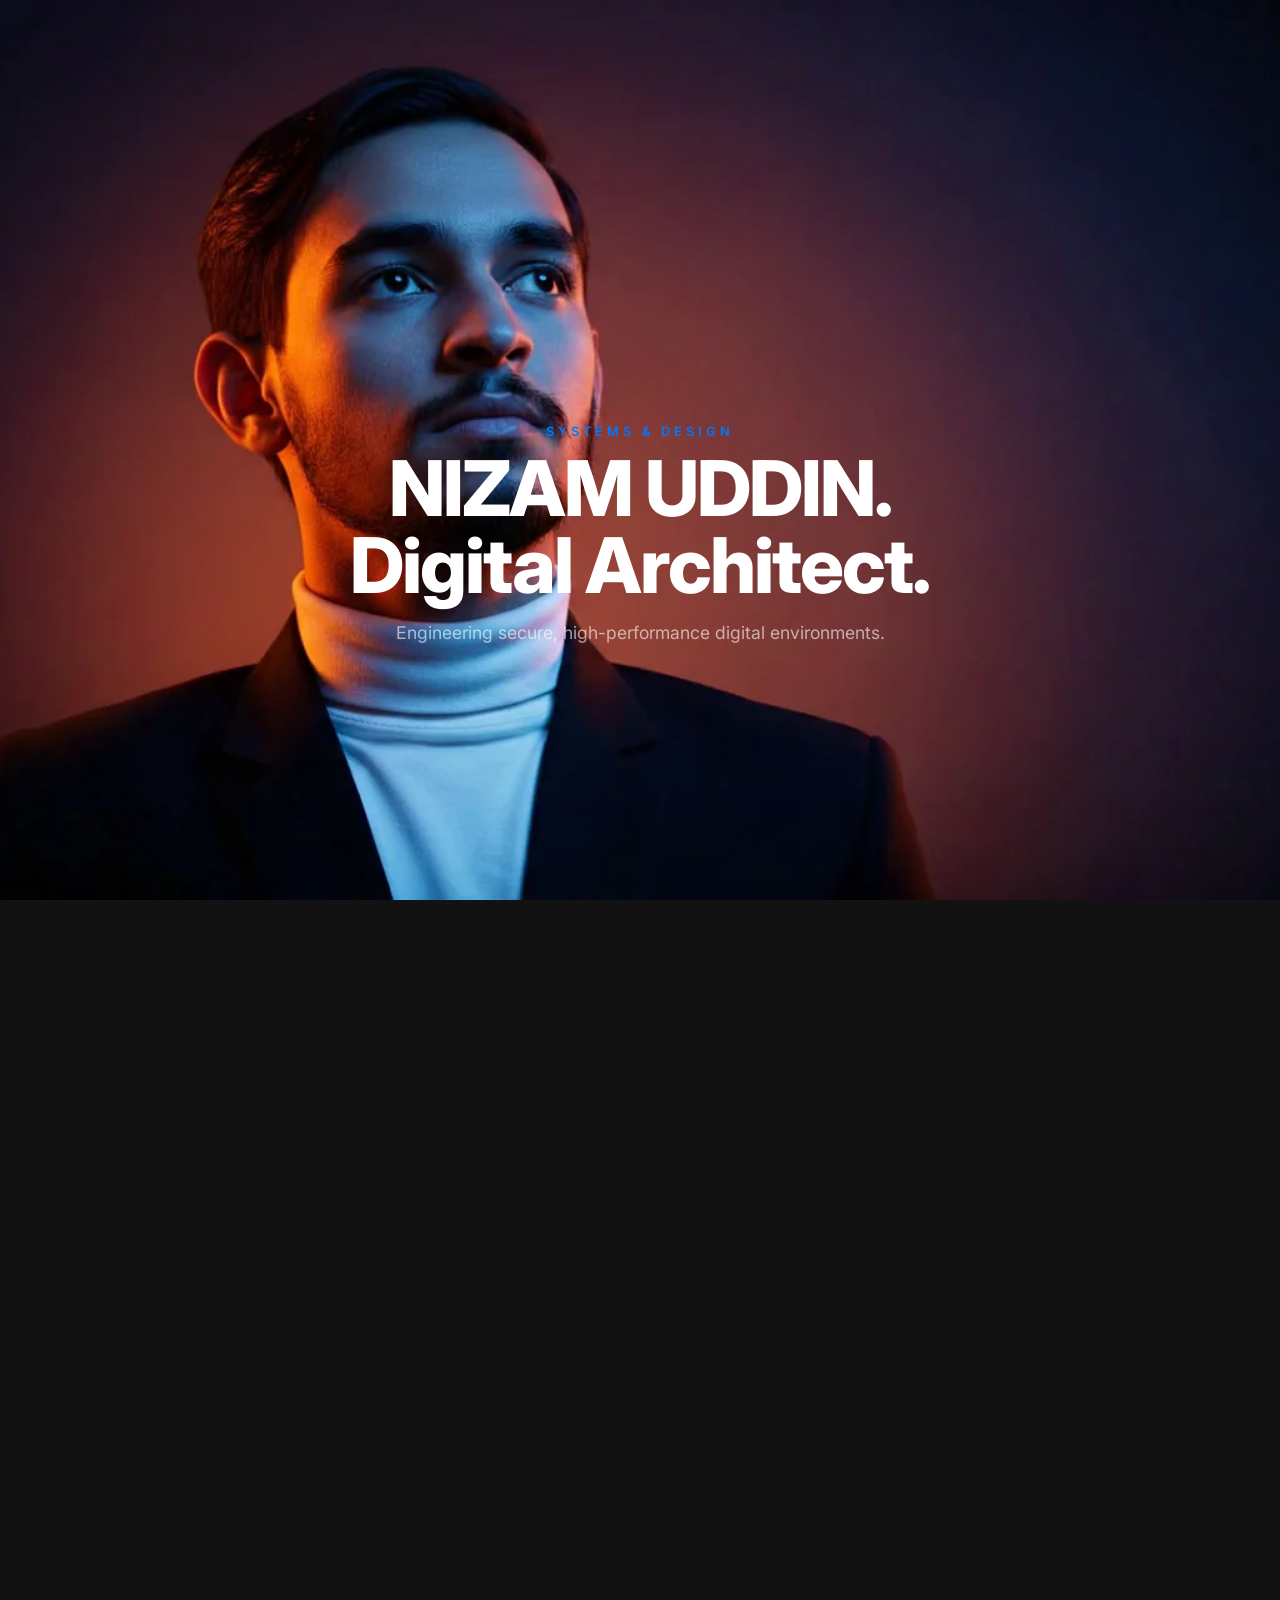
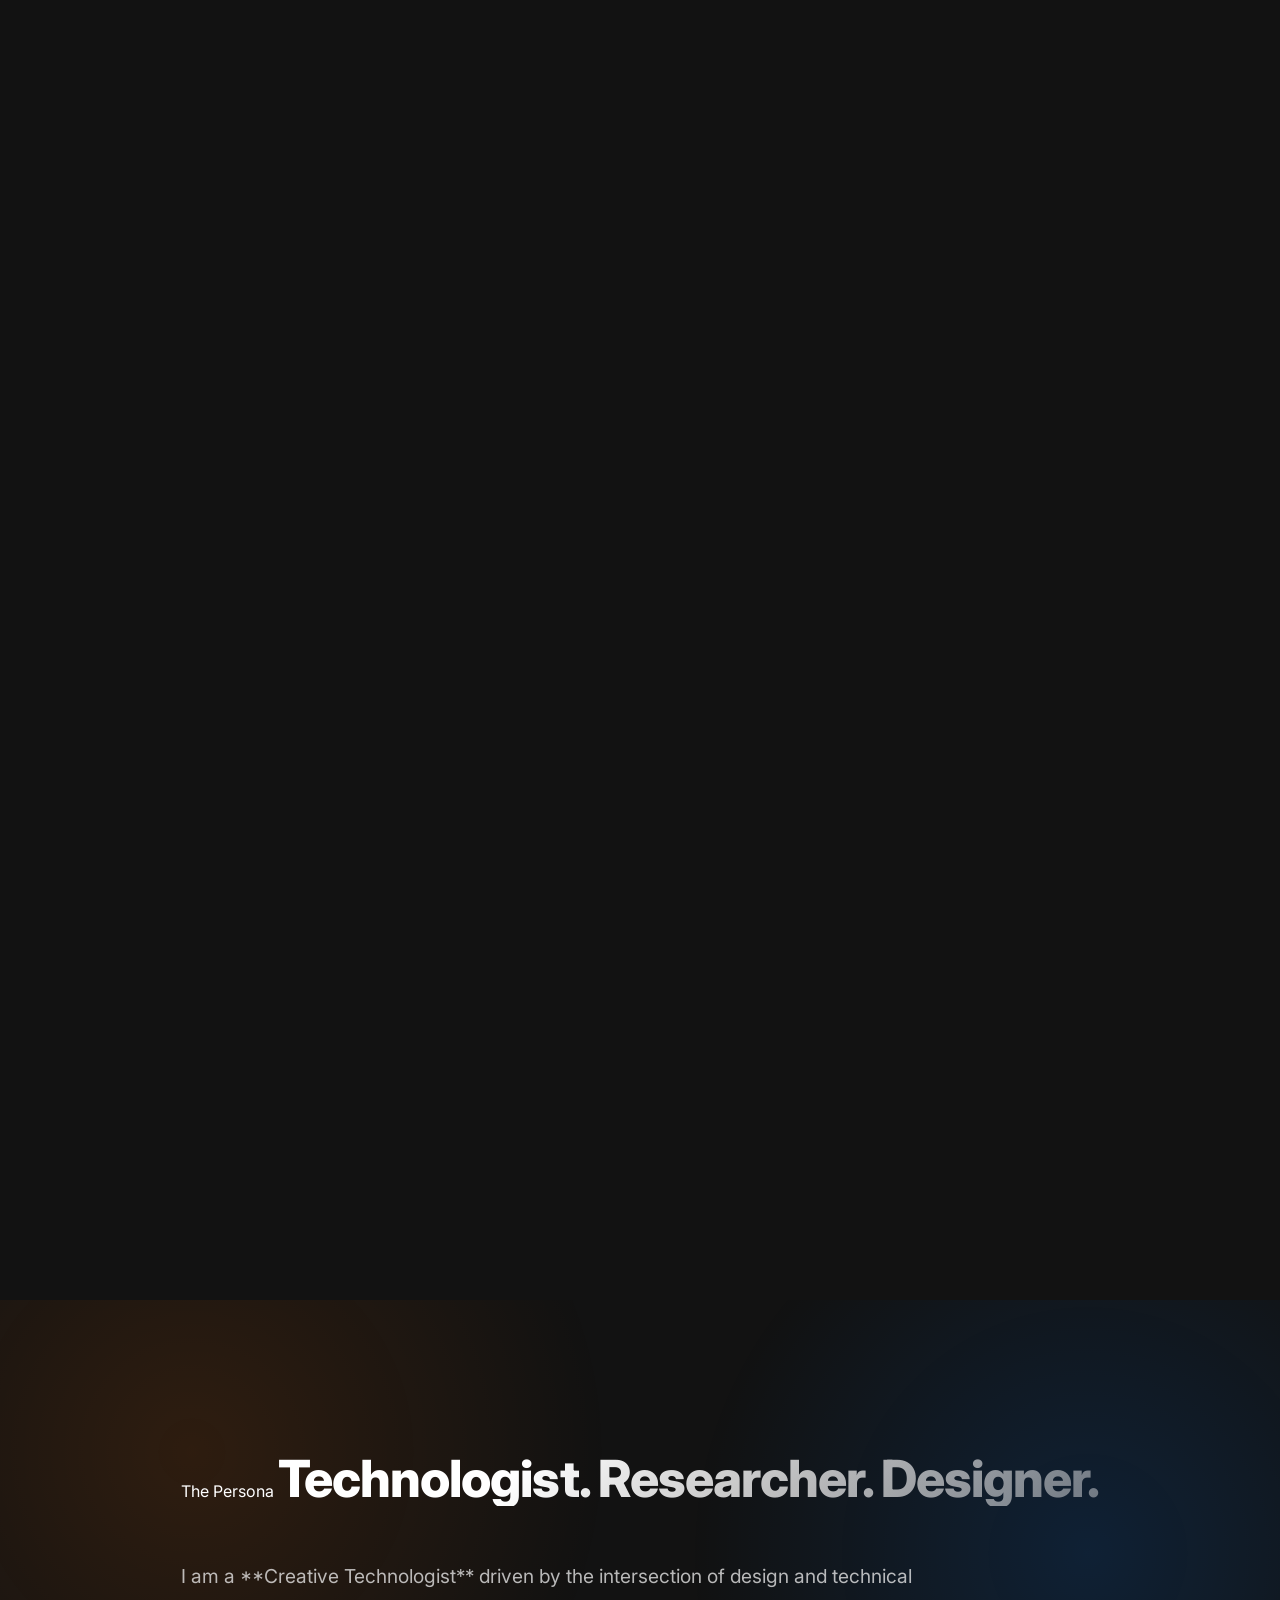
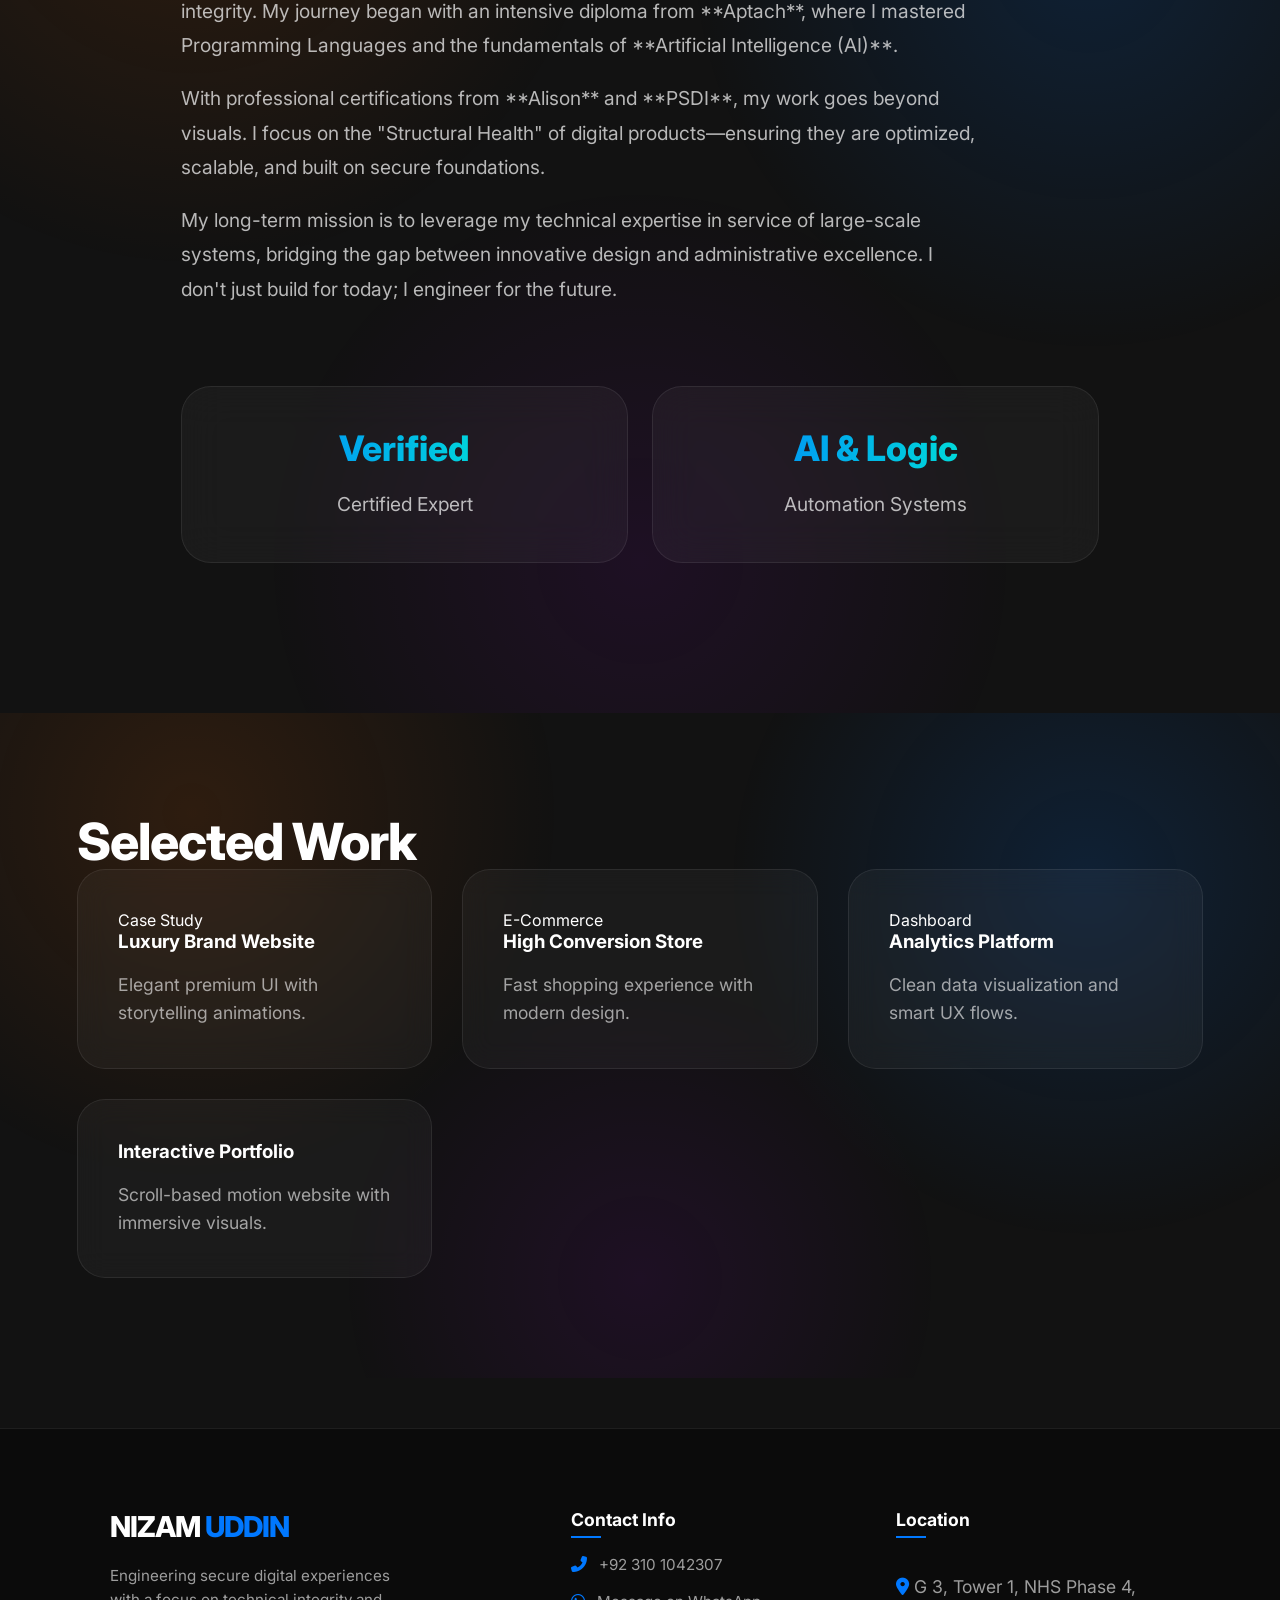
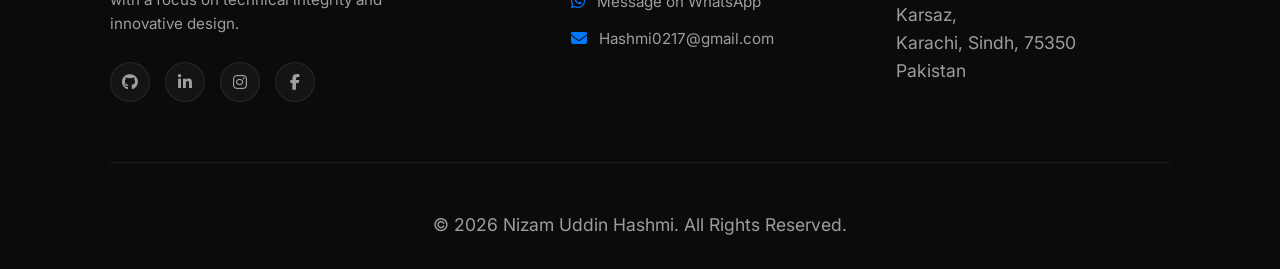
<file: index.html>
<!DOCTYPE html>
<html lang="en">

<head>
  <meta charset="UTF-8" />
  <meta name="viewport" content="width=device-width, initial-scale=1.0" />
  <title>NIZAM UDDIN</title>

  <link rel="stylesheet" href="./style.css">
  <link rel="icon" type="image/png" href="icon.png">

  <link rel="preconnect" href="https://fonts.googleapis.com">
  <link href="https://fonts.googleapis.com/css2?family=Inter:wght@300;400;500;700;800&display=swap" rel="stylesheet">
  <link rel="stylesheet" href="https://cdnjs.cloudflare.com/ajax/libs/font-awesome/6.4.0/css/all.min.css">
<style>

/* Chrome, Safari, aur Opera ke liye */
body::-webkit-scrollbar {
    display: none;
}
</style>

  
</head>

<body>

  <!-- ===== Scrollytelling Section ===== -->

  <section class="scene" id="scene">

    <div class="sticky">
      <canvas id="canvas"></canvas>

      <div class="overlay">

        <div class="panel center active" id="t1">
          <div class="kicker">Systems & Design</div>
          <h1>NIZAM UDDIN.<br>Digital Architect.</h1>
          <p style="margin: 14px auto;">Engineering secure, high-performance digital environments.</p>
        </div>

        <div class="panel left " id="t2">
          <div class="kicker">Core Intelligence</div>
          <h2>Building Resilient<br>Infrastructures.</h2>
          <p>From complex Python automation to aesthetic UI systems, I focus on building platforms that are as secure as
            they are beautiful.</p>
        </div>

        <div class="panel right" id="t3">
          <div class="kicker">The Vision</div>
          <h2>Securing the<br>Digital Future.</h2>
          <p>Dedicated to advancing technical excellence and contributing to the integrity of national digital
            ecosystems.</p>
        </div>

      </div>
    </div>

  </section>

  <!-- ===== About ===== -->
  <section class="about-section py-5" style="overflow-x: hidden;">
    <div class="container py-md-5">
      <div class="row justify-content-center">
        <div class="col-lg-10 col-xl-8">

          <div class="about-text text-center text-md-start">
            <span class="badge rounded-pill bg-primary bg-opacity-10 text-primary px-3 py-2 mb-3">The Persona</span>
            <h2 class="section-title display-4 fw-bold mb-4 text-white">Technologist. Researcher. Designer.</h2>

            <div class="description text-light opacity-75">
              <p class="lead mb-4">
                I am a **Creative Technologist** driven by the intersection of design and technical integrity. My
                journey began with an intensive diploma from **Aptach**, where I mastered Programming Languages and the
                fundamentals of **Artificial Intelligence (AI)**.
              </p>

              <p class="lead mb-4">
                With professional certifications from **Alison** and **PSDI**, my work goes beyond visuals. I focus on
                the "Structural Health" of digital products—ensuring they are optimized, scalable, and built on secure
                foundations.
              </p>

              <p class="lead mb-5">
                My long-term mission is to leverage my technical expertise in service of large-scale systems, bridging
                the gap between innovative design and administrative excellence. I don't just build for today; I
                engineer for the future.
              </p>
            </div>

            <div class="row g-4 stats-grid">
              <div class="col-sm-6">
                <div
                  class="stat-item p-4 rounded-4 border border-secondary border-opacity-25 bg-white bg-opacity-5 text-center">
                  <h4 class="fw-bold text-white mb-1">Verified</h4>
                  <p class="text-muted m-0">Certified Expert</p>
                </div>
              </div>
              <div class="col-sm-6">
                <div
                  class="stat-item p-4 rounded-4 border border-secondary border-opacity-25 bg-white bg-opacity-5 text-center">
                  <h4 class="fw-bold text-white mb-1">AI & Logic</h4>
                  <p class="text-muted m-0">Automation Systems</p>
                </div>
              </div>
            </div>

          </div>
        </div>
      </div>
    </div>
  </section>
  <!-- ===== Projects ===== -->
  <section class="projects">
    <h2 class="section-title">Selected Work</h2>

    <div class="grid">

      <div class="card">
        <span class="tag">Case Study</span>
        <h3>Luxury Brand Website</h3>
        <p>Elegant premium UI with storytelling animations.</p>
      </div>

      <div class="card">
        <span class="tag">E-Commerce</span>
        <h3>High Conversion Store</h3>
        <p>Fast shopping experience with modern design.</p>
      </div>

      <div class="card">
        <span class="tag">Dashboard</span>
        <h3>Analytics Platform</h3>
        <p>Clean data visualization and smart UX flows.</p>
      </div>

      <div class="card">
        <span class="tag"></span>
        <h3>Interactive Portfolio</h3>
        <p>Scroll-based motion website with immersive visuals.</p>
      </div>

    </div>
  </section>

  <!-- ===== Footer ===== -->

  <footer class="main-footer">
    <div class="container footer-grid">

      <div class="footer-col brand-col">
        <h3 class="footer-logo">NIZAM <span>UDDIN</span></h3>
        <p>Engineering secure digital experiences with a focus on technical integrity and innovative design.</p>
        <div class="social-links">
          <a href="https://github.com/" target="_blank" title="GitHub"><i class="fab fa-github"></i></a>
          <a href="https://linkedin.com/" target="_blank" title="LinkedIn"><i class="fab fa-linkedin-in"></i></a>
          <a href="https://instagram.com/" target="_blank" title="Instagram"><i class="fab fa-instagram"></i></a>
          <a href="https://facebook.com/" target="_blank" title="Facebook"><i class="fab fa-facebook-f"></i></a>
        </div>
      </div>

      <div class="footer-col">
        <h4>Contact Info</h4>
        <ul class="contact-list">
          <li>
            <i class="fas fa-phone-alt"></i>
            <a href="tel:+923101042307">+92 310 1042307</a>
          </li>
          <li>
            <i class="fab fa-whatsapp"></i>
            <a href="https://wa.me/923101042307" target="_blank">Message on WhatsApp</a>
          </li>
          <li>
            <i class="fas fa-envelope"></i>
            <a href="mailto:Hashmi0217@gmail.com">Hashmi0217@gmail.com</a>
          </li>
        </ul>
      </div>

      <div class="footer-col">
        <h4>Location</h4>
        <div class="address-box">
          <p>
            <i class="fas fa-map-marker-alt"></i> 
            G 3, Tower 1, NHS Phase 4, Karsaz,<br>Karachi, Sindh, 75350<br>Pakistan</p>
        </div>
      </div>

    </div>

    <div class="footer-bottom">
      <div class="container">
        <p>&copy; 2026 Nizam Uddin Hashmi. All Rights Reserved.</p>
      </div>
    </div>
  </footer>

  <script>
    const canvas = document.getElementById("canvas");
    const ctx = canvas.getContext("2d");

    const frameCount = 90; // apne total frames yahan confirm karo
    const images = [];
    const imageSeq = { frame: 0 };

    let isLoaded = false;

    /* ===== resize canvas ===== */
    function resizeCanvas() {
      canvas.width = window.innerWidth;
      canvas.height = window.innerHeight;
      if (isLoaded) render();
    }
    window.addEventListener("resize", resizeCanvas);
    resizeCanvas();

    /* ===== preload frames ===== */
    for (let i = 0; i < frameCount; i++) {
      const img = new Image();

      const frameNumber = String(i).padStart(3, '0');

      img.src = `sequence/frame_${frameNumber}_delay-0.066s.png`;

      images.push(img);
    }

    /* safe first render */
    images[0].onload = () => {
      isLoaded = true;
      render();
    };

    function drawImageCover(img) {
      const cw = canvas.width;
      const ch = canvas.height;
      const iw = img.width;
      const ih = img.height;

      const scale = Math.max(cw / iw, ch / ih);
      const x = (cw - iw * scale) / 2;
      const y = (ch - ih * scale) / 2;

      ctx.clearRect(0, 0, cw, ch);
      ctx.drawImage(img, x, y, iw * scale, ih * scale);
    }

    function render() {
      const img = images[imageSeq.frame];
      if (img && img.complete) {
        drawImageCover(img);
      }
    }

    /* ===== scroll animation ===== */
    window.addEventListener("scroll", () => {

      const scene = document.getElementById("scene");
      const rect = scene.getBoundingClientRect();

      const scrollable = scene.offsetHeight - window.innerHeight;

      const progress = Math.min(
        Math.max((-rect.top) / scrollable, 0),
        1
      );

      imageSeq.frame = Math.floor(progress * (frameCount - 1));

      render();

      /* ===== text animation ===== */
      const t1 = document.getElementById("t1");
      const t2 = document.getElementById("t2");
      const t3 = document.getElementById("t3");

      t1.classList.remove("active");
      t2.classList.remove("active");
      t3.classList.remove("active");

      if (progress < 0.3) {
        t1.classList.add("active");
      }
      else if (progress < 0.6) {
        t2.classList.add("active");
      }
      else {
        t3.classList.add("active");
      }

    });

  </script>
</body>

</html>
</file>
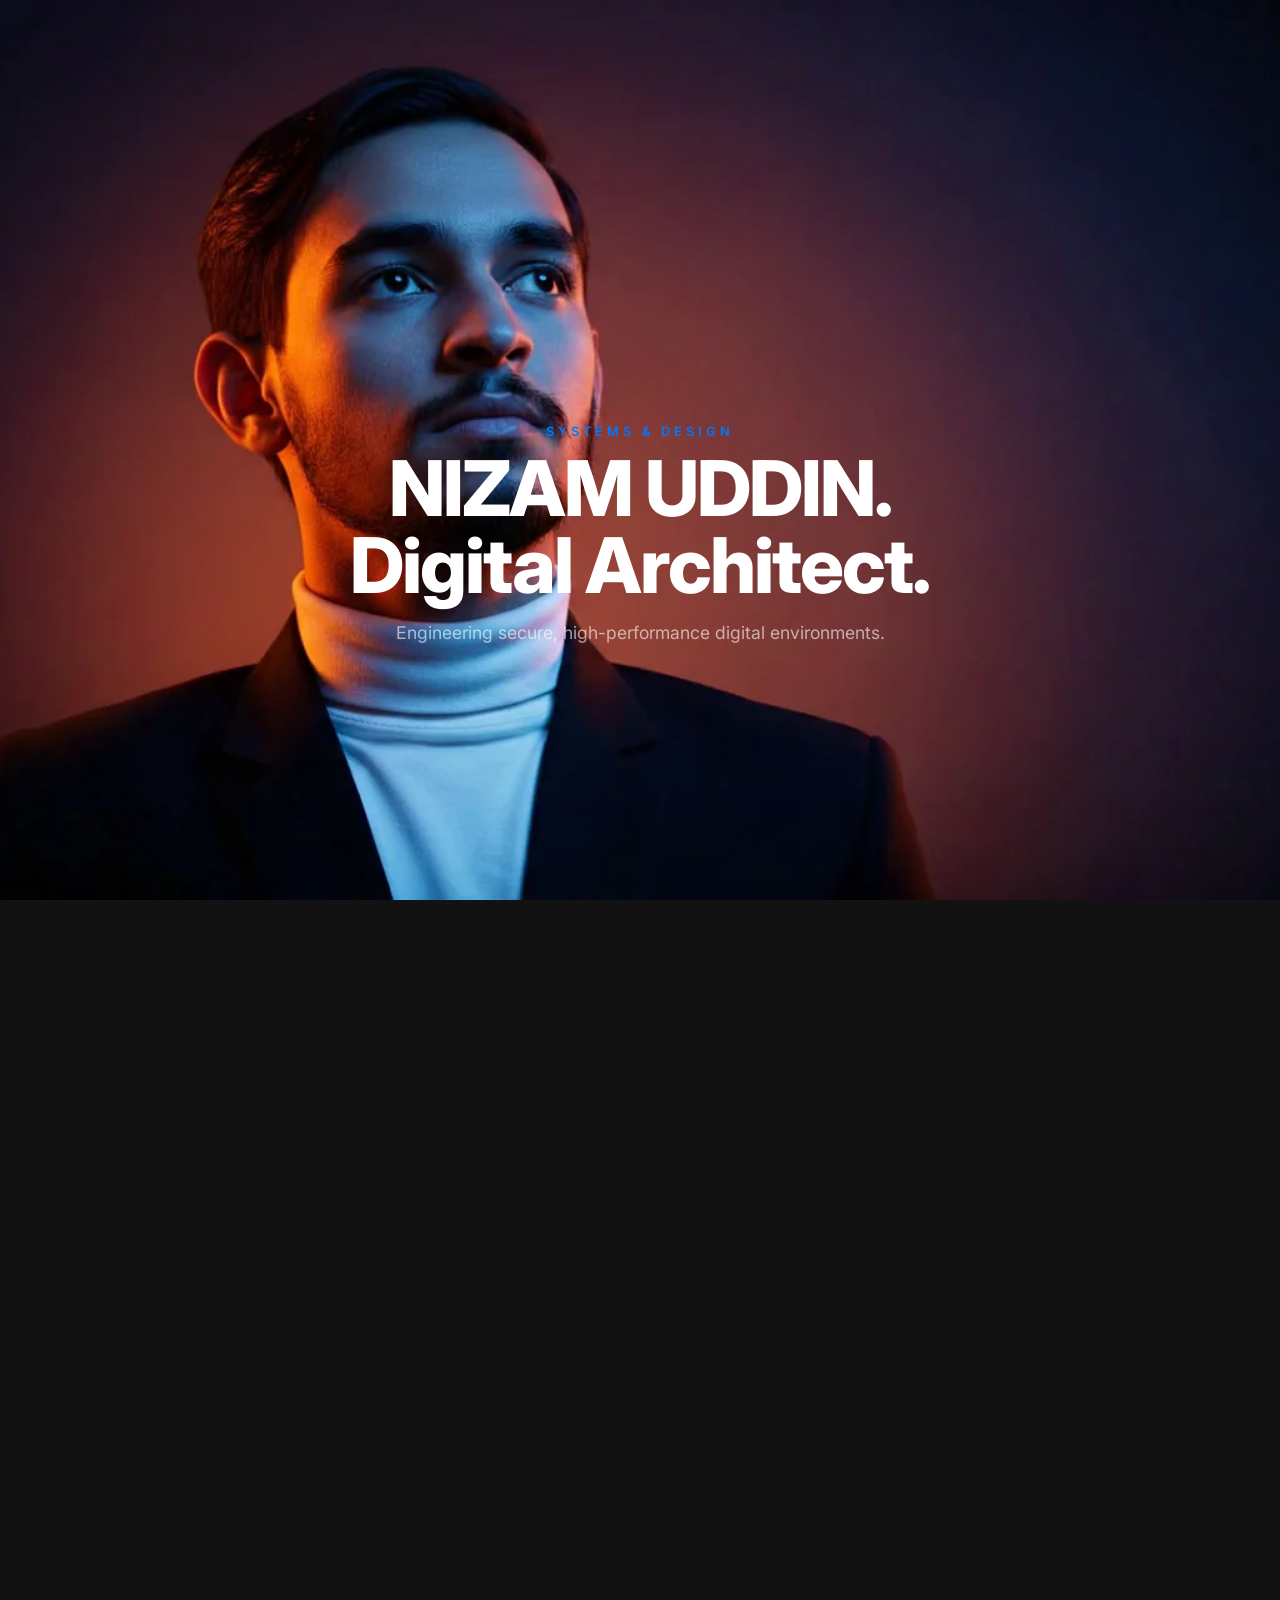
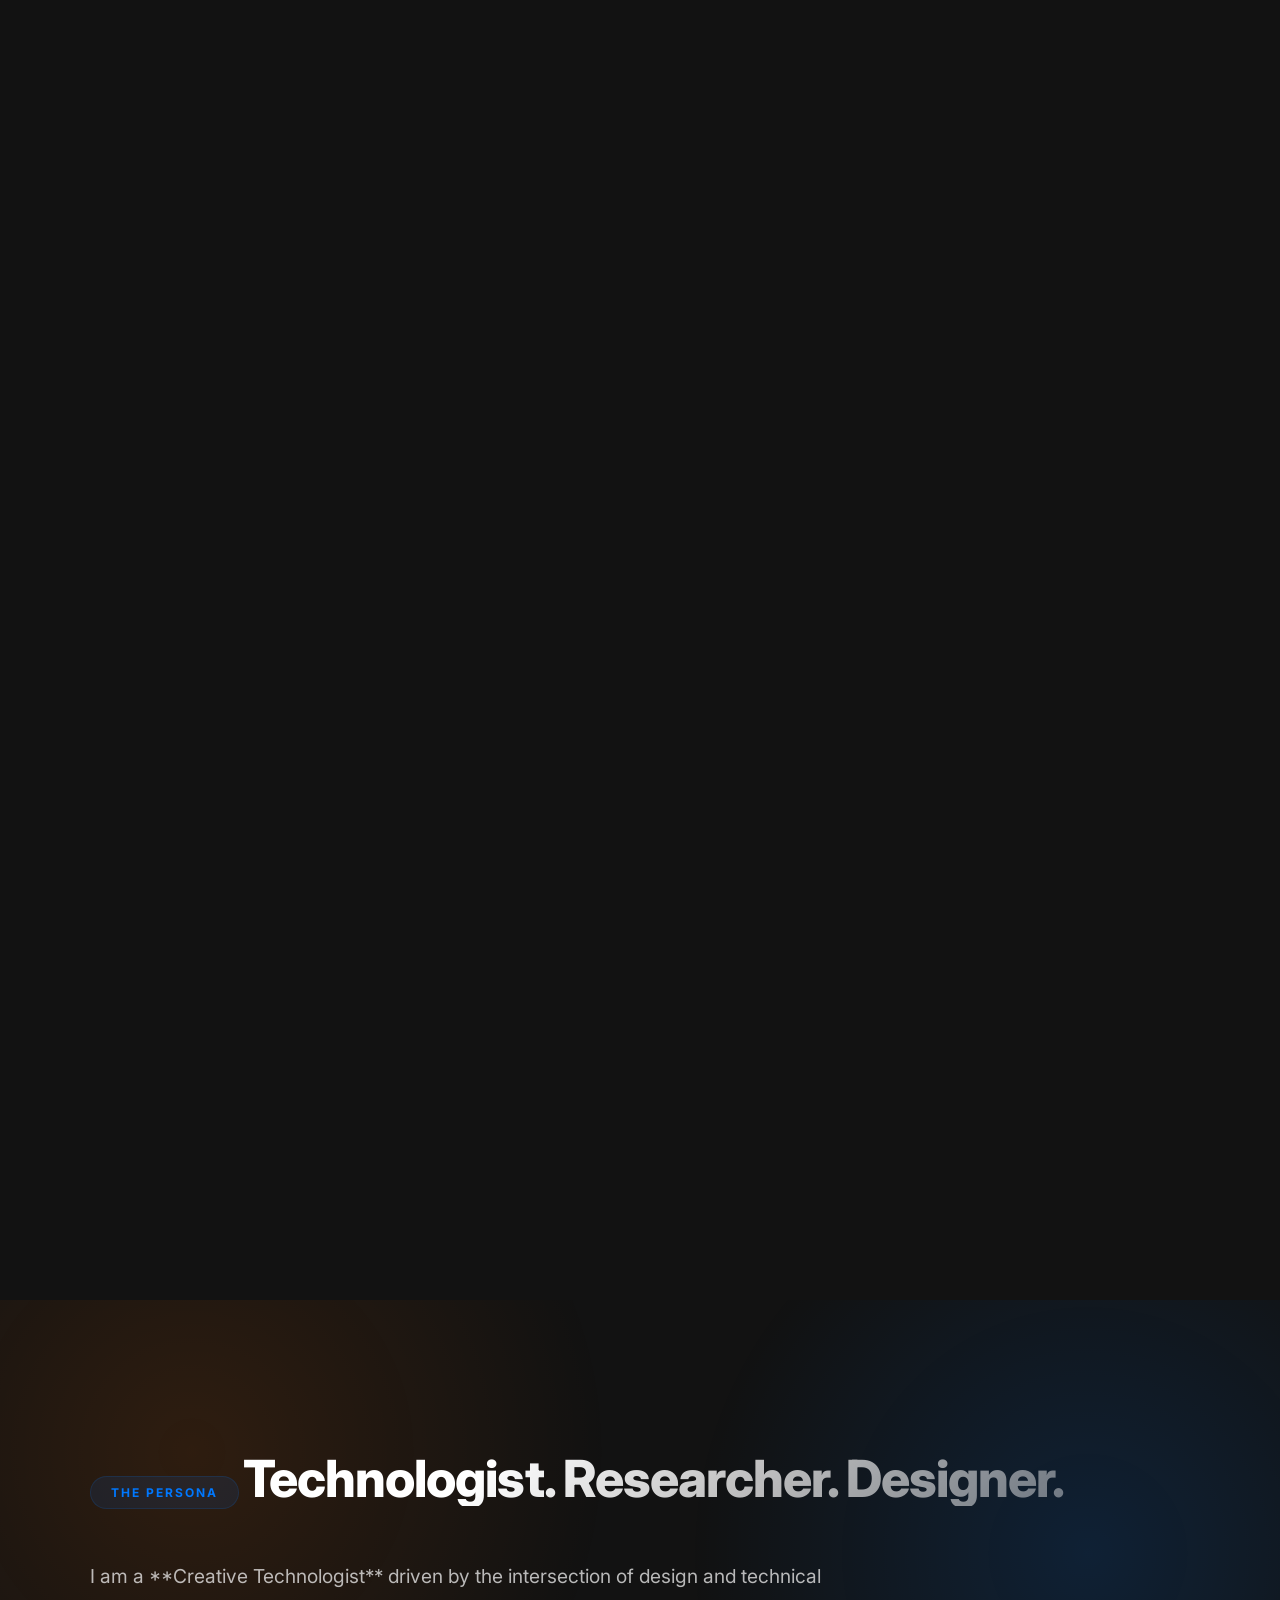
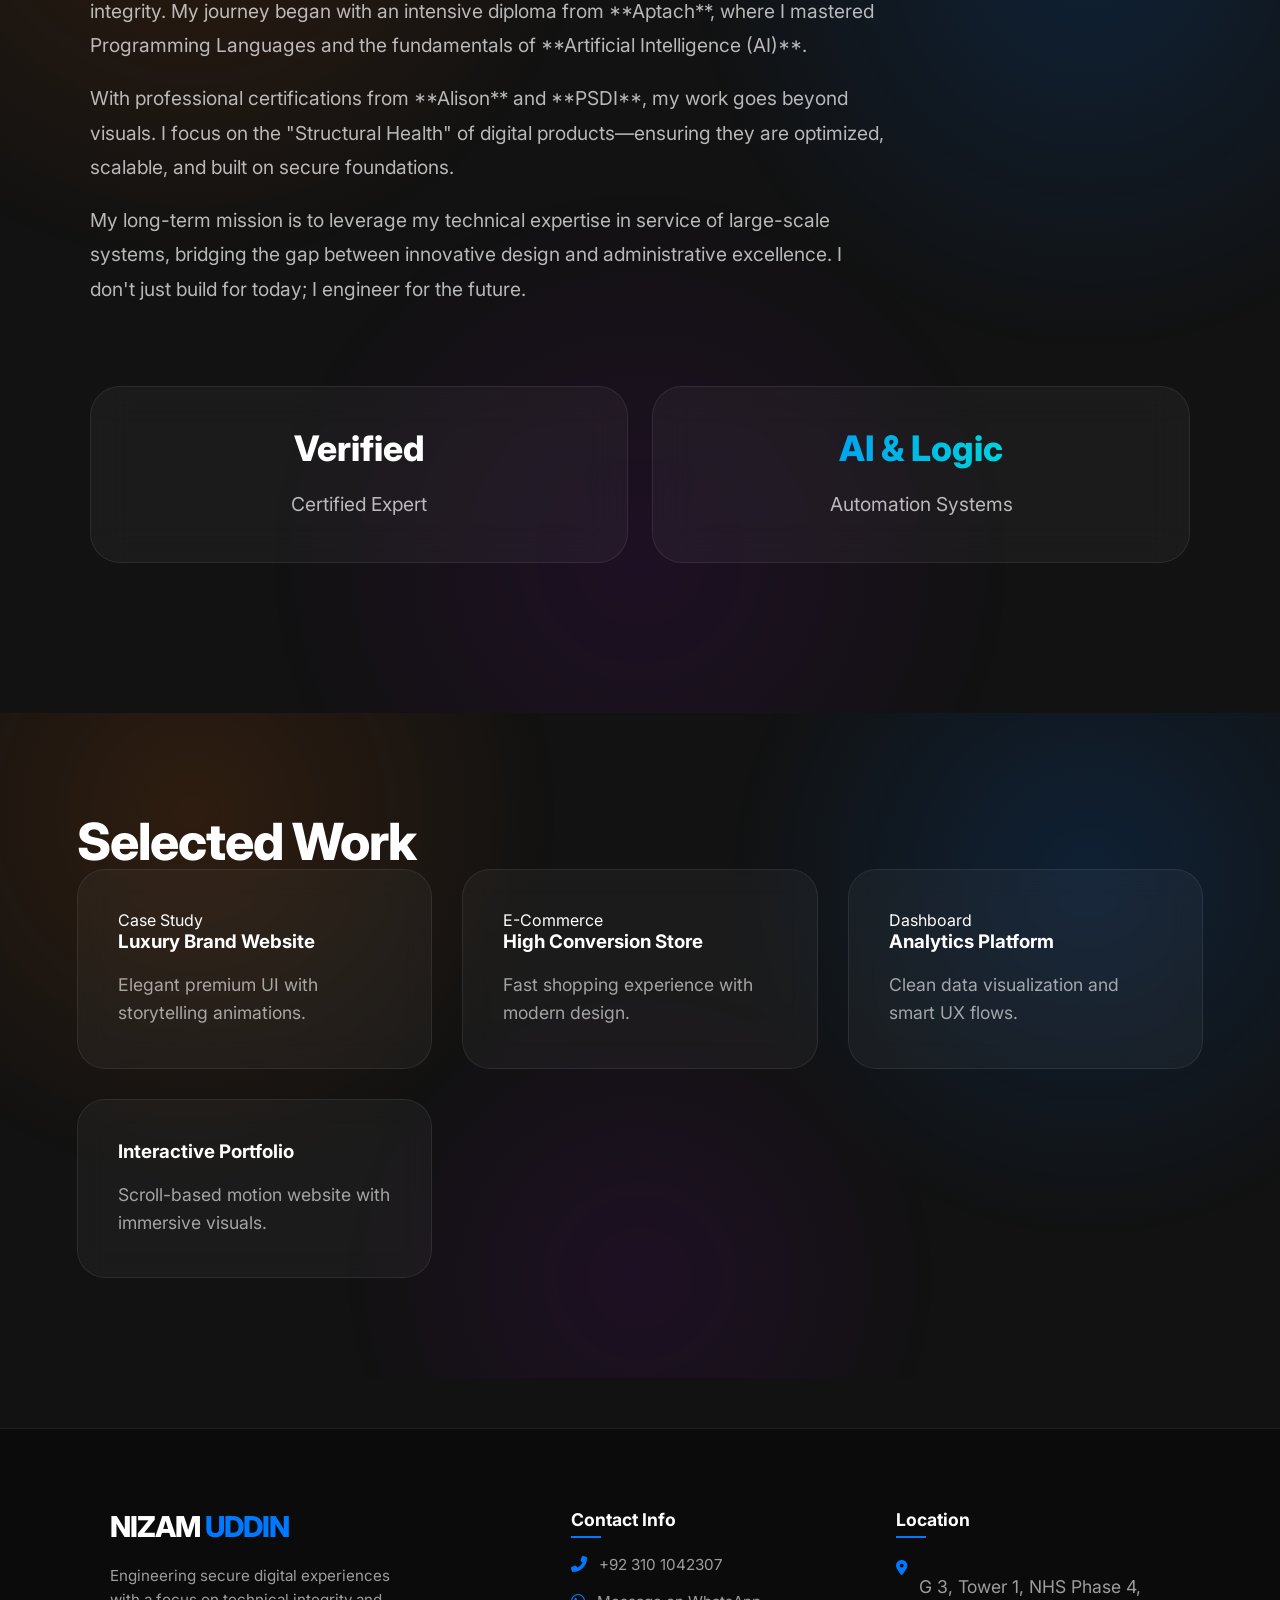
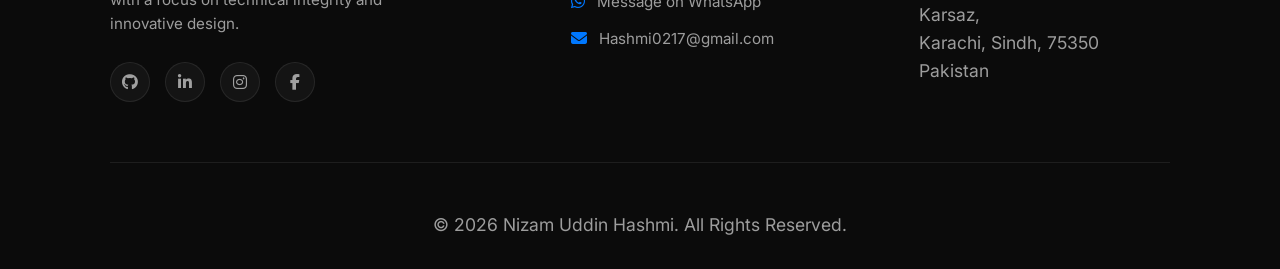
<file: web.html>
<!DOCTYPE html>
<html lang="en">
  
  <head>
    <meta charset="UTF-8" />
    <meta name="viewport" content="width=device-width, initial-scale=1.0" />
    <title>Scrollytelling Portfolio</title>
    
    <link rel="stylesheet" href="./style.css">
    
    <link rel="preconnect" href="https://fonts.googleapis.com">
    <link href="https://fonts.googleapis.com/css2?family=Inter:wght@300;400;500;700;800&display=swap" rel="stylesheet">
    <link rel="stylesheet" href="https://cdnjs.cloudflare.com/ajax/libs/font-awesome/6.4.0/css/all.min.css">

</head>

<body>

  <!-- ===== Scrollytelling Section ===== -->
  <section class="scene" id="scene">

    <div class="sticky">
      <canvas id="canvas"></canvas>

      <div class="overlay">

        <div class="panel center active" id="t1">
  <div class="kicker">Systems & Design</div>
  <h1>NIZAM UDDIN.<br>Digital Architect.</h1> <p style="margin: 14px auto;">Engineering secure, high-performance digital environments.</p>
</div>

        <div class="panel left" id="t2">
  <div class="kicker">Core Intelligence</div>
  <h2>Building Resilient<br>Infrastructures.</h2> 
  <p>From complex Python automation to aesthetic UI systems, I focus on building platforms that are as secure as they are beautiful.</p>
</div>

       <div class="panel right" id="t3">
  <div class="kicker">The Vision</div>
  <h2>Securing the<br>Digital Future.</h2> 
  <p>Dedicated to advancing technical excellence and contributing to the integrity of national digital ecosystems.</p> 
  </div>

      </div>
    </div>

  </section>

   <!-- ===== About ===== -->
  <section class="about-section">
  <div class="about-container">
    <div class="about-text">
      <span class="tag">The Persona</span>
      <h2 class="section-title">Technologist. Researcher. Designer.</h2>
      
      <p>
        I am a **Creative Technologist** driven by the intersection of design and technical integrity. My journey began with an intensive diploma from **Aptach**, where I mastered Programming Languages and the fundamentals of **Artificial Intelligence (AI)**.
      </p>

      <p>
        With professional certifications from **Alison** and **PSDI**, my work goes beyond visuals. I focus on the "Structural Health" of digital products—ensuring they are optimized, scalable, and built on secure foundations.
      </p>

      <p>
        My long-term mission is to leverage my technical expertise in service of large-scale systems, bridging the gap between innovative design and administrative excellence. I don't just build for today; I engineer for the future.
      </p>

      <div class="stats-grid">
        <div class="stat-item">
          <h4>Verified</h4>
          <p>Certified Expert</p>
        </div>
        <div class="stat-item">
          <h4>AI & Logic</h4>
          <p>Automation Systems</p>
        </div>
      </div>
    </div>
  </div>
</section>

  <!-- ===== Projects ===== -->
  <section class="projects">
    <h2 class="section-title">Selected Work</h2>

    <div class="grid">

      <div class="card">
        <span class="tag">Case Study</span>
        <h3>Luxury Brand Website</h3>
        <p>Elegant premium UI with storytelling animations.</p>
      </div>

      <div class="card">
        <span class="tag">E-Commerce</span>
        <h3>High Conversion Store</h3>
        <p>Fast shopping experience with modern design.</p>
      </div>

      <div class="card">
        <span class="tag">Dashboard</span>
        <h3>Analytics Platform</h3>
        <p>Clean data visualization and smart UX flows.</p>
      </div>

      <div class="card">
        <span class="tag"></span>
        <h3>Interactive Portfolio</h3>
        <p>Scroll-based motion website with immersive visuals.</p>
      </div>

    </div>
  </section>

    <!-- ===== showcase ===== -->
  <!-- <section class="work-showcase">
  <div class="about-container">
    <h2 class="section-title">Showcase</h2>

    <div class="projects-wrapper">
      
      <div class="project-item">
        <div class="project-card">
          <div class="slider-box">
            <div class="slide-track t1"> <img src="ss1.jpg" alt="Screen 1">
              <img src="ss2.jpg" alt="Screen 2">
              <img src="ss3.jpg" alt="Screen 3">
              <img src="ss1.jpg" alt="Loop" class="loop-fix"> </div>
            
            <div class="project-overlay">
              <p>Modern architecture with AI-driven interface and smooth GSAP animations.</p>
              <a href="#" class="view-btn">Live the Site</a>
            </div>
          </div>

          <div class="project-info">
            <span class="cat">Web Design • AI</span>
            <h3>Modern Portfolio</h3>
            <div class="tech-stack">
              <span>GSAP</span><span>Python</span><span>AI</span>
            </div>
          </div>
        </div>
      </div>

      <div class="project-item">
        <div class="project-card">
          <div class="slider-box">
            <div class="slide-track t2"> <img src="ss4.jpg" alt="Screen 1">
              <img src="ss5.jpg" alt="Screen 2">
              <img src="ss6.jpg" alt="Screen 3">
              <img src="ss4.jpg" alt="Loop">
            </div>
            
            <div class="project-overlay">
              <p>Full-stack e-commerce solution with secure payment gateway and minimal UI.</p>
              <a href="#" class="view-btn">Live the Site</a>
            </div>
          </div>

          <div class="project-info">
            <span class="cat">E-Commerce • Security</span>
            <h3>Digital Boutique</h3>
            <div class="tech-stack">
              <span>CSS3</span><span>Django</span><span>UX</span>
            </div>
          </div>
        </div>
      </div>

    </div>
  </div>
</section> -->

    <!-- ===== Footer ===== -->

<footer class="main-footer">
  <div class="container footer-grid">
    
    <div class="footer-col brand-col">
      <h3 class="footer-logo">NIZAM <span>UDDIN</span></h3>
      <p>Engineering secure digital experiences with a focus on technical integrity and innovative design.</p>
      <div class="social-links">
        <a href="https://github.com/" target="_blank" title="GitHub"><i class="fab fa-github"></i></a>
        <a href="https://linkedin.com/" target="_blank" title="LinkedIn"><i class="fab fa-linkedin-in"></i></a>
        <a href="https://instagram.com/" target="_blank" title="Instagram"><i class="fab fa-instagram"></i></a>
        <a href="https://facebook.com/" target="_blank" title="Facebook"><i class="fab fa-facebook-f"></i></a>
      </div>
    </div>

    <div class="footer-col">
      <h4>Contact Info</h4>
      <ul class="contact-list">
        <li>
          <i class="fas fa-phone-alt"></i>
          <a href="tel:+923101042307">+92 310 1042307</a>
        </li>
        <li>
          <i class="fab fa-whatsapp"></i>
          <a href="https://wa.me/923101042307" target="_blank">Message on WhatsApp</a>
        </li>
        <li>
          <i class="fas fa-envelope"></i>
          <a href="mailto:Hashmi0217@gmail.com">Hashmi0217@gmail.com</a>
        </li>
      </ul>
    </div>

    <div class="footer-col">
      <h4>Location</h4>
      <div class="address-box">
        <i class="fas fa-map-marker-alt"></i>
        <p>G 3, Tower 1, NHS Phase 4, Karsaz,<br>Karachi, Sindh, 75350<br>Pakistan</p>
      </div>
    </div>

  </div>

  <div class="footer-bottom">
    <div class="container">
      <p>&copy; 2026 Nizam Uddin Hashmi. All Rights Reserved.</p>
    </div>
  </div>
</footer>

  <script>
    const canvas = document.getElementById("canvas");
    const ctx = canvas.getContext("2d");

    const frameCount = 90; // apne total frames yahan confirm karo
    const images = [];
    const imageSeq = { frame: 0 };

    let isLoaded = false;

    /* ===== resize canvas ===== */
    function resizeCanvas() {
      canvas.width = window.innerWidth;
      canvas.height = window.innerHeight;
      if (isLoaded) render();
    }
    window.addEventListener("resize", resizeCanvas);
    resizeCanvas();

    /* ===== preload frames ===== */
    for (let i = 0; i < frameCount; i++) {
      const img = new Image();

      const frameNumber = String(i).padStart(3, '0');

      img.src = `sequence/frame_${frameNumber}_delay-0.066s.png`;

      images.push(img);
    }

    /* safe first render */
    images[0].onload = () => {
      isLoaded = true;
      render();
    };

    /* ===== draw cover ===== */
    function drawImageCover(img) {
      const cw = canvas.width;
      const ch = canvas.height;
      const iw = img.width;
      const ih = img.height;

      const scale = Math.max(cw / iw, ch / ih);
      const x = (cw - iw * scale) / 2;
      const y = (ch - ih * scale) / 2;

      ctx.clearRect(0, 0, cw, ch);
      ctx.drawImage(img, x, y, iw * scale, ih * scale);
    }

    /* render frame */
    function render() {
      const img = images[imageSeq.frame];
      if (img && img.complete) {
        drawImageCover(img);
      }
    }

    /* ===== scroll animation ===== */
    window.addEventListener("scroll", () => {

      const scene = document.getElementById("scene");
      const rect = scene.getBoundingClientRect();

      const scrollable = scene.offsetHeight - window.innerHeight;

      const progress = Math.min(
        Math.max((-rect.top) / scrollable, 0),
        1
      );

      imageSeq.frame = Math.floor(progress * (frameCount - 1));

      render();

      /* ===== text animation ===== */
      const t1 = document.getElementById("t1");
      const t2 = document.getElementById("t2");
      const t3 = document.getElementById("t3");

      t1.classList.remove("active");
      t2.classList.remove("active");
      t3.classList.remove("active");

      if (progress < 0.3) {
        t1.classList.add("active");
      }
      else if (progress < 0.6) {
        t2.classList.add("active");
      }
      else {
        t3.classList.add("active");
      }

    });
  </script>
</body>

</html>
</file>
<file: style.css>
:root {
  --bg: #121212;
  --card: rgba(255, 255, 255, 0.04);
  --border: rgba(255, 255, 255, 0.08);
  --text: #ffffff;
  --muted: rgba(255, 255, 255, 0.6);
  --accent: #0078ff; /* Cyber Blue */
  --glow: rgba(0, 120, 255, 0.3);
}

* {
  margin: 0;
  padding: 0;
  box-sizing: border-box;
}

html {
  scroll-behavior: smooth;
}
body::-webkit-scrollbar {
    display: none;
}

body {
  font-family: 'Inter', sans-serif;
  background: var(--bg);
  color: var(--text);
  overflow-x: hidden;
}

/* Cinematic Glow - Background */
body::before {
  content: "";
  position: fixed;
  inset: 0;
  background:
    radial-gradient(circle at 15% 15%, rgba(255, 110, 0, .12), transparent 30%),
    radial-gradient(circle at 85% 25%, rgba(0, 120, 255, .15), transparent 30%),
    radial-gradient(circle at 50% 85%, rgba(180, 0, 255, .08), transparent 35%);
  z-index: -1;
}

/* ===== Scroll Scene ===== */
.scene {
  height: 500vh;
  position: relative;
}

.sticky {
  position: sticky;
  top: 0;
  width: 100%;
  height: 100vh;
  overflow: hidden;
}

canvas {
  width: 100%;
  height: 100%;
  display: block;
  object-fit: cover;
}

/* ===== Overlay Text Panels ===== */
.overlay {
  position: absolute;
  inset: 0;
  z-index: 10;
  pointer-events: none;
}

.panel {
  position: absolute;
  width: 100%;
  padding: 5vw;
  transition: all 0.7s cubic-bezier(0.2, 0.8, 0.2, 1);
  opacity: 0;
  transform: translateY(30px);
}

.panel.active {
  opacity: 1;
  transform: translateY(0);
}

.center { top: 40%; text-align: center; }
.left { top: 42%; left: 0; text-align: left; }
.right { top: 42%; right: 0; text-align: right; }

.kicker {
  font-size: .8rem;
  font-weight: 600;
  letter-spacing: 4px;
  color: var(--accent);
  text-transform: uppercase;
  margin-bottom: 12px;
}

h1 { font-size: clamp(2.5rem, 6vw, 6rem); font-weight: 800; line-height: 1; letter-spacing: -2px; }
h2 { font-size: clamp(2rem, 4vw, 4.5rem); font-weight: 800; line-height: 1.1; letter-spacing: -1px; }
p { color: var(--muted); margin-top: 18px; line-height: 1.6; font-size: 1.1rem; }



/* ===== About Section (Optimized) ===== */
.about-section {
  padding: 150px 6vw;
  position: relative;
  z-index: 20;
  display: flex;
  justify-content: center;
  background:
    radial-gradient(circle at 15% 15%, rgba(255, 110, 0, .12), transparent 30%),
    radial-gradient(circle at 85% 25%, rgba(0, 120, 255, .15), transparent 30%),
    radial-gradient(circle at 50% 85%, rgba(180, 0, 255, .08), transparent 35%);

}

.about-container { max-width: 1100px; width: 100%; }

.about-text .tag {
  color: var(--accent);
  background: rgba(0, 120, 255, 0.1);
  padding: 8px 20px;
  border-radius: 100px;
  font-size: 0.75rem;
  font-weight: 700;
  letter-spacing: 2px;
  text-transform: uppercase;
  display: inline-block;
  margin-bottom: 30px;
  border: 1px solid rgba(0, 120, 255, 0.15);
}

.about-text .section-title {
  background: linear-gradient(135deg, #ffffff 30%, rgba(255, 255, 255, 0.4) 100%);
  background-clip: text;
  -webkit-background-clip: text;
  -webkit-text-fill-color: transparent;
  color: #ffffff; 
  margin-bottom: 35px;
  display: inline-block;
}

.about-text p {
  max-width: 800px;
  font-size: 1.2rem;
  line-height: 1.8;
  color: rgba(255,255,255,0.7);
}

/* ===== Stats Grid (The Modern Interactive Cards) ===== */
.stats-grid {
  display: grid;
  grid-template-columns: repeat(auto-fit, minmax(240px, 1fr));
  gap: 24px;
  margin-top: 80px;
}

.stat-item {
  background: var(--card);
  border: 1px solid var(--border);
  padding: 40px 30px;
  border-radius: 30px;
  backdrop-filter: blur(20px);
  transition: all 0.5s ease;
  text-align: center;
  position: relative;
  overflow: hidden;
}

.stat-item::before {
  content: "";
  position: absolute;
  top: 0; left: 0; width: 100%; height: 100%;
  background: radial-gradient(circle at top right, var(--glow), transparent 70%);
  opacity: 0;
  transition: 0.5s;
}

.stat-item:hover {
  transform: translateY(-12px);
  border-color: rgba(0, 120, 255, 0.3);
  box-shadow: 0 20px 50px rgba(0,0,0,0.5);
}

.stat-item:hover::before { opacity: 1; }

.stat-item h4 {
  font-size: 2.2rem;
  font-weight: 800;
  color: #fff;
  margin-bottom: 10px;
}

.stat-item:last-child h4 {
  background: linear-gradient(to right, var(--accent), #00ffcc);
  -webkit-background-clip: text;
  -webkit-text-fill-color: transparent;
}

/* ===== Projects Grid ===== */
.projects {
   padding: 100px 6vw; background: var(--bg);
   background:
    radial-gradient(circle at 15% 15%, rgba(255, 110, 0, .12), transparent 30%),
    radial-gradient(circle at 85% 25%, rgba(0, 120, 255, .15), transparent 30%),
    radial-gradient(circle at 50% 85%, rgba(180, 0, 255, .08), transparent 35%);
  z-index: -1;
   }

.grid {
  display: grid;
  grid-template-columns: repeat(auto-fit, minmax(300px, 1fr));
  gap: 30px;
}

.card {
  background: var(--card);
  border: 1px solid var(--border);
  border-radius: 28px;
  padding: 40px;
  backdrop-filter: blur(14px);
  transition: 0.4s cubic-bezier(0.4, 0, 0.2, 1);
}

.card:hover {
  transform: scale(1.02);
  border-color: rgba(255,255,255,0.2);
  box-shadow: 0 30px 60px rgba(0,0,0,0.4);
}

/* Container for all projects */
.projects-wrapper {
  display: flex;
  flex-wrap: wrap;
  gap: 65px;
  margin-top: 50px;
}

/* Footer Styling */
.main-footer {
  background: rgba(10, 10, 10, 0.8);
  border-top: 1px solid var(--border);
  padding: 80px 0 0 0;
  backdrop-filter: blur(10px);
  margin-top: 50px;
  padding-left: 110px;
  padding-right: 110px;
}

.footer-grid {
  display: grid;
  grid-template-columns: 1.5fr 1fr 1fr;
  gap: 50px;
  padding-bottom: 60px;
}

.footer-col h4 {
  color: #fff;
  font-size: 1.1rem;
  font-weight: 700;
  margin-bottom: 25px;
  position: relative;
}

.footer-col h4::after {
  content: "";
  position: absolute;
  left: 0; bottom: -8px;
  width: 30px; height: 2px;
  background: var(--accent);
}

/* Brand Styles */
.footer-logo { font-size: 1.8rem; font-weight: 800; letter-spacing: -1px; margin-bottom: 20px; }
.footer-logo span { color: var(--accent); }
.brand-col p { font-size: 0.95rem; color: var(--muted); max-width: 300px; }

/* Social Icons */
.social-links { display: flex; gap: 15px; margin-top: 25px; }
.social-links a {
  width: 40px; height: 40px;
  border-radius: 50%;
  background: var(--card);
  border: 1px solid var(--border);
  display: flex; align-items: center; justify-content: center;
  color: var(--muted);
  transition: 0.3s;
  text-decoration: none;
}
.social-links a:hover {
  background: var(--accent);
  color: #fff;
  transform: translateY(-5px);
  box-shadow: 0 5px 15px var(--glow);
}

/* Contact & List Styles */
.contact-list { list-style: none; }
.contact-list li { display: flex; align-items: center; gap: 12px; margin-bottom: 18px; }
.contact-list i { color: var(--accent); font-size: 1rem; }
.contact-list a { color: var(--muted); text-decoration: none; transition: 0.3s; font-size: 0.95rem; }
.contact-list a:hover { color: #fff; }

.address-box { display: flex; gap: 12px; color: var(--muted); line-height: 1.6; font-size: 0.95rem; }
.address-box i { color: var(--accent); margin-top: 5px; }

/* Bottom Bar */
.footer-bottom {
  padding: 30px 0;
  border-top: 1px solid var(--border);
  text-align: center;
  font-size: 0.85rem;
  color: rgba(255,255,255,0.3);
}

/* Responsive Footer */
@media (max-width: 992px) {
  .footer-grid { grid-template-columns: 1fr 1fr; }
  .brand-col { grid-column: span 2; }
}

@media (max-width: 600px) {
  .footer-grid { grid-template-columns: 1fr; }
  .brand-col { grid-column: span 1; }
  .main-footer { text-align: center; }
  .footer-col h4::after { left: 50%; transform: translateX(-50%); }
  .social-links { justify-content: center; }
  .contact-list li, .address-box { justify-content: center; }
}

/* Mobile Adjustments */
@media(max-width:768px) {
  .left, .right, .center { text-align: center; top: 35%; }
  .about-text { text-align: center; }
  .about-text p { margin: 18px auto; }
}
</file>
